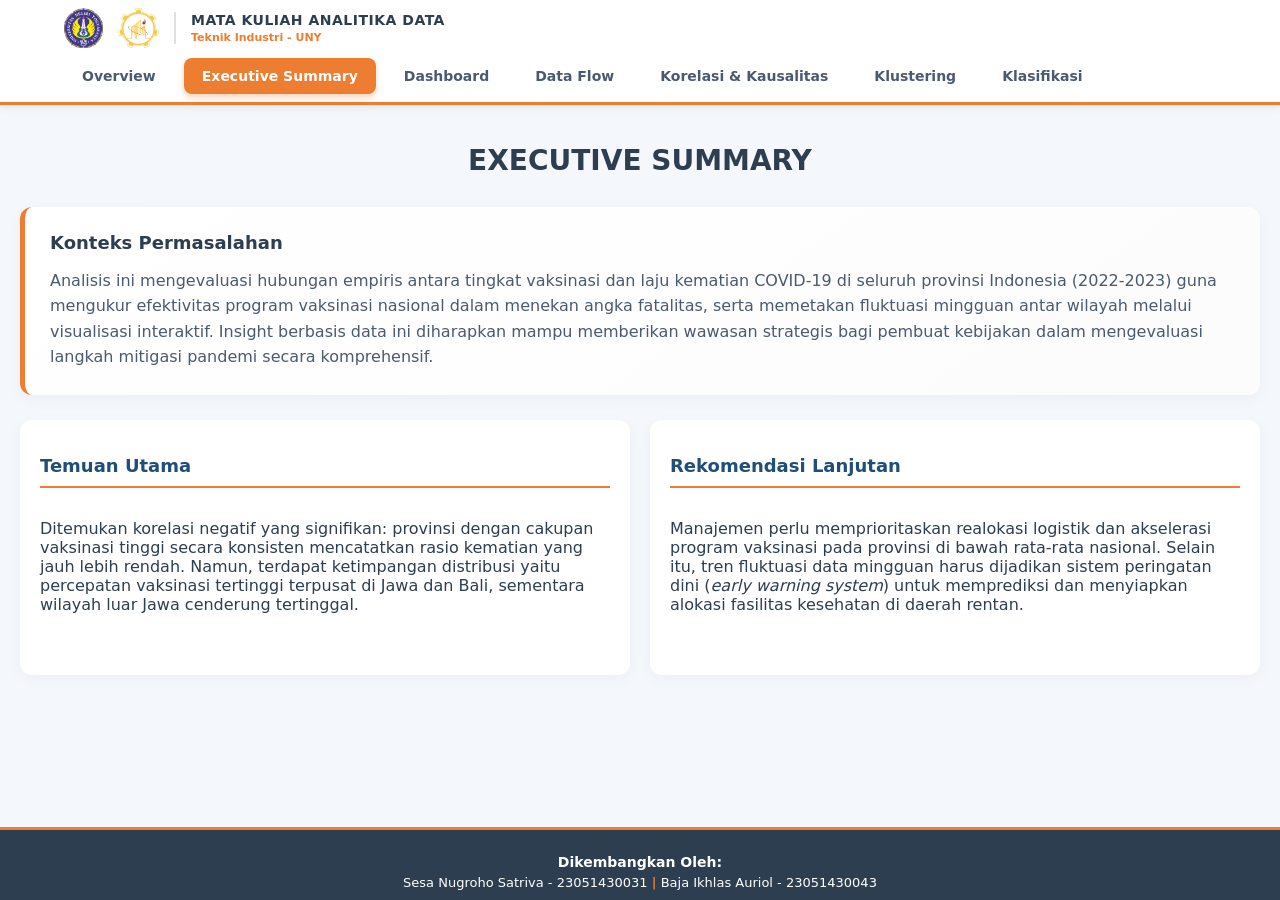
<file: executive-summary.html>
<!DOCTYPE html>
<html lang="id">

<head>
    <meta charset="UTF-8">
    <meta name="viewport" content="width=device-width, initial-scale=1.0">
    <title>Executive Summary - Analitika Data COVID-19</title>
    <link rel="stylesheet" href="css/style.css">
</head>

<body>
    <nav class="top-nav">
        <div class="nav-brand">
            <img src="img/logo_uny.png" alt="Logo UNY" class="nav-logo">
            <img src="img/Logo Teknik Industri UNY.png" alt="Logo TI UNY" class="nav-logo">
            <div class="brand-text">
                <span class="course-title">Mata Kuliah Analitika Data</span>
                <span class="univ-title">Teknik Industri - UNY</span>
            </div>
        </div>
        <div class="menu-toggle" id="mobile-menu">
            <span class="bar"></span>
            <span class="bar"></span>
            <span class="bar"></span>
        </div>
        <div class="nav-links">
            <a href="overview.html" class="nav-link">Overview</a>
            <a href="executive-summary.html" class="nav-link active">Executive Summary</a>
            <a href="index.html" class="nav-link">Dashboard</a>
            <a href="penjelasan.html" class="nav-link">Data Flow</a>
            <a href="korelasi.html" class="nav-link">Korelasi & Kausalitas</a>
            <a href="klustering.html" class="nav-link">Klustering</a>
            <a href="klasifikasi.html" class="nav-link">Klasifikasi</a>
        </div>
    </nav>
    <div class="dashboard-wrapper">

        <h1>Executive Summary</h1>

        <div class="insight-box" style="margin-bottom: 25px;">
            <h2>Konteks Permasalahan</h2>
            <p>Analisis ini mengevaluasi hubungan empiris antara tingkat vaksinasi dan laju kematian COVID-19 di seluruh
                provinsi Indonesia (2022-2023) guna mengukur efektivitas program vaksinasi nasional dalam menekan angka
                fatalitas, serta memetakan fluktuasi mingguan antar wilayah melalui visualisasi interaktif. Insight
                berbasis data ini diharapkan mampu memberikan wawasan strategis bagi pembuat kebijakan dalam
                mengevaluasi langkah mitigasi pandemi secara komprehensif.</p>
        </div>

        <div class="charts-grid" style="grid-template-columns: 1fr 1fr;">
            <div class="chart-wrapper" style="min-height: auto;">
                <h2 style="font-size: 18px; color: #1F4E79; border-bottom: 2px solid #ED7D31; padding-bottom: 10px;">
                    Temuan Utama</h2>
                <div class="content-block">
                    <p>Ditemukan korelasi negatif yang signifikan: provinsi dengan cakupan vaksinasi tinggi secara
                        konsisten mencatatkan rasio kematian yang jauh lebih rendah. Namun, terdapat ketimpangan
                        distribusi yaitu percepatan vaksinasi tertinggi terpusat di Jawa dan Bali, sementara wilayah luar
                        Jawa cenderung tertinggal.</p>
                </div>
            </div>

            <div class="chart-wrapper" style="min-height: auto;">
                <h2 style="font-size: 18px; color: #1F4E79; border-bottom: 2px solid #ED7D31; padding-bottom: 10px;">
                    Rekomendasi Lanjutan</h2>
                <div class="content-block">
                    <p>Manajemen perlu memprioritaskan realokasi logistik dan akselerasi program vaksinasi pada provinsi
                        di bawah rata-rata nasional. Selain itu, tren fluktuasi data mingguan harus dijadikan sistem
                        peringatan dini (<em>early warning system</em>) untuk memprediksi dan menyiapkan alokasi
                        fasilitas kesehatan di daerah rentan.</p>
                </div>
            </div>
        </div>

    </div>
    <footer class="site-footer">
        <h3>Dikembangkan Oleh:</h3>
        <div class="dev-names">
            <span>Sesa Nugroho Satriva - 23051430031</span>
            <span class="divider">|</span>
            <span>Baja Ikhlas Auriol - 23051430043</span>
        </div>
    </footer>
    <script src="js/navigation.js"></script>
</body>

</html>
</file>
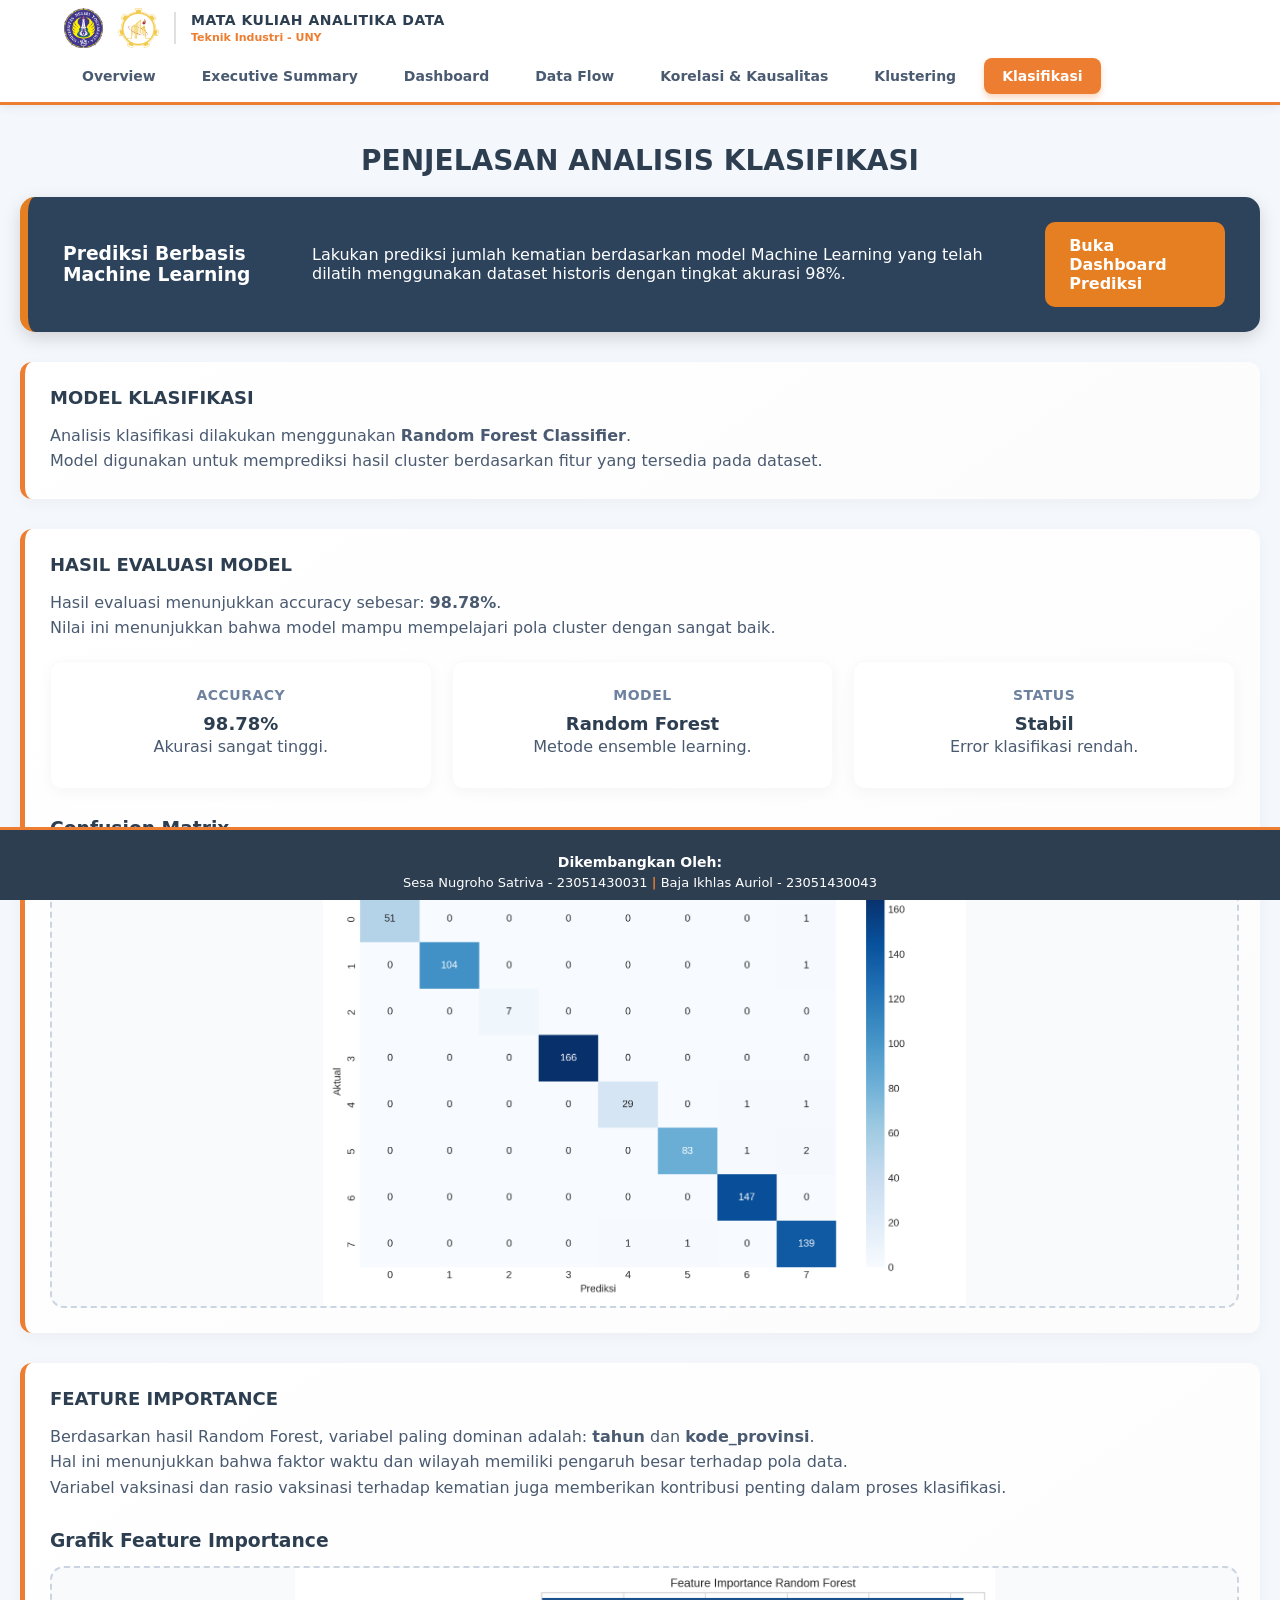
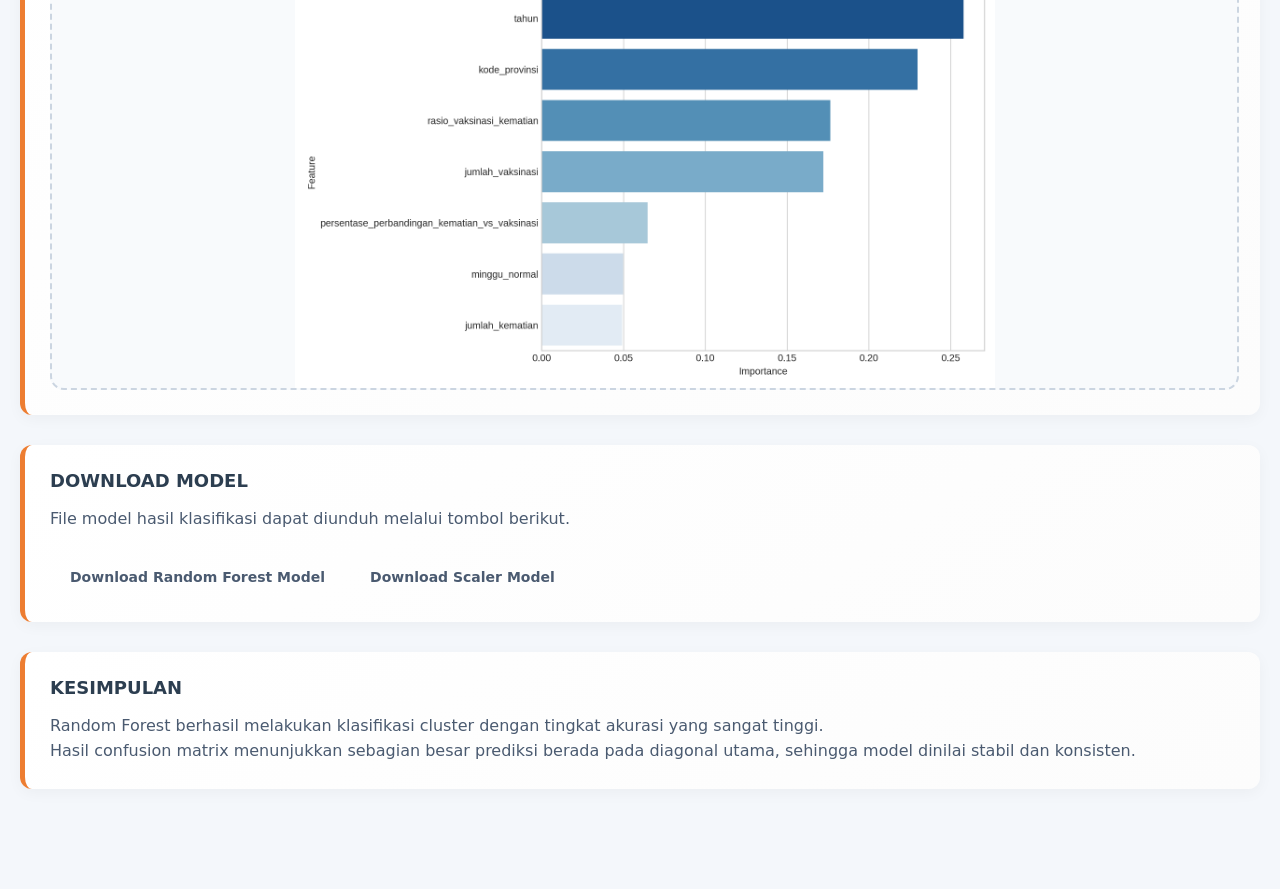
<file: klasifikasi.html>
<!DOCTYPE html>
<html lang="id">

<head>
    <meta charset="UTF-8">
    <meta name="viewport" content="width=device-width, initial-scale=1.0">
    <title>Penjelasan klasifikasi</title>

    <link rel="stylesheet" href="css/style.css">
</head>

<body>

    <nav class="top-nav">

        <div class="nav-brand">

            <img src="img/logo_uny.png" alt="Logo UNY" class="nav-logo">

            <img src="img/Logo Teknik Industri UNY.png" alt="Logo TI UNY" class="nav-logo">

            <div class="brand-text">

                <span class="course-title">
                    Mata Kuliah Analitika Data
                </span>

                <span class="univ-title">
                    Teknik Industri - UNY
                </span>

            </div>

        </div>

        <div class="nav-links">
            <a href="overview.html" class="nav-link">Overview</a>
            <a href="executive-summary.html" class="nav-link">Executive Summary</a>
            <a href="index.html" class="nav-link">Dashboard</a>
            <a href="penjelasan.html" class="nav-link">Data Flow</a>
            <a href="korelasi.html" class="nav-link">Korelasi & Kausalitas</a>
            <a href="klustering.html" class="nav-link">Klustering</a>
            <a href="klasifikasi.html" class="nav-link active">Klasifikasi</a>
        </div>

    </nav>

    <div class="dashboard-wrapper">

        <h1 style="margin-bottom: 10px;">
            Penjelasan Analisis Klasifikasi
        </h1>
        <div class="ml-card">
            <div class="ml-card-content">
                <h3>Prediksi Berbasis Machine Learning</h3>
                <p>
                    Lakukan prediksi jumlah kematian berdasarkan model Machine Learning
                    yang telah dilatih menggunakan dataset historis dengan tingkat akurasi 98%.
                </p>

                <a href="https://machinelearningsesa31-baja43.streamlit.app/" target="_blank" class="ml-btn">
                    Buka Dashboard Prediksi
                </a>
            </div>
        </div>

        <div class="insight-box" style="margin-top: 30px;">

            <h2>MODEL KLASIFIKASI</h2>

            <p>
                Analisis klasifikasi dilakukan menggunakan
                <strong>Random Forest Classifier</strong>.
            </p>

            <p>
                Model digunakan untuk memprediksi hasil cluster
                berdasarkan fitur yang tersedia pada dataset.
            </p>

        </div>

        <div class="insight-box">

            <h2>HASIL EVALUASI MODEL</h2>

            <p>
                Hasil evaluasi menunjukkan accuracy sebesar:
                <strong>98.78%</strong>.
            </p>

            <p>
                Nilai ini menunjukkan bahwa model mampu mempelajari
                pola cluster dengan sangat baik.
            </p>

            <div class="kpi-container" style="margin-top: 20px;">

                <div class="card">
                    <h3>Accuracy</h3>
                    <h2>98.78%</h2>
                    <p>Akurasi sangat tinggi.</p>
                </div>

                <div class="card">
                    <h3>Model</h3>
                    <h2>Random Forest</h2>
                    <p>Metode ensemble learning.</p>
                </div>

                <div class="card">
                    <h3>Status</h3>
                    <h2>Stabil</h2>
                    <p>Error klasifikasi rendah.</p>
                </div>

            </div>

            <div class="chart-box" style="margin-top: 30px;">

                <h3 style="margin-bottom: 15px;">
                    Confusion Matrix
                </h3>

                <div style="
                    width: 100%;
                    height: 450px;
                    border: 2px dashed #cbd5e1;
                    border-radius: 14px;
                    display: flex;
                    align-items: center;
                    justify-content: center;
                    background: #f8fafc;
                ">
                    <img src="img/confusion_matrix.png" alt="Confusion Matrix"
                        style="max-width: 100%; max-height: 100%;">
                </div>

            </div>

        </div>

        <div class="insight-box">

            <h2>FEATURE IMPORTANCE</h2>

            <p>
                Berdasarkan hasil Random Forest,
                variabel paling dominan adalah:
                <strong>tahun</strong>
                dan
                <strong>kode_provinsi</strong>.
            </p>

            <p>
                Hal ini menunjukkan bahwa faktor waktu dan wilayah
                memiliki pengaruh besar terhadap pola data.
            </p>

            <p>
                Variabel vaksinasi dan rasio vaksinasi terhadap kematian
                juga memberikan kontribusi penting
                dalam proses klasifikasi.
            </p>

            <div class="chart-box" style="margin-top: 30px;">

                <h3 style="margin-bottom: 15px;">
                    Grafik Feature Importance
                </h3>

                <div style="
                    width: 100%;
                    height: 420px;
                    border: 2px dashed #cbd5e1;
                    border-radius: 14px;
                    display: flex;
                    align-items: center;
                    justify-content: center;
                    background: #f8fafc;
                ">
                    <img src="img/feature_importance.png" alt="Grafik Feature Importance"
                        style="max-width: 100%; max-height: 100%;">
                </div>

            </div>

        </div>

        <div class="insight-box">

            <h2>DOWNLOAD MODEL</h2>

            <p>
                File model hasil klasifikasi
                dapat diunduh melalui tombol berikut.
            </p>

            <div style="margin-top: 25px;">

                <a href="model/random_forest_model.pkl" download class="nav-link" style="
                        padding: 12px 20px;
                        border-radius: 10px;
                        text-decoration: none;
                        display: inline-block;
                    ">
                    Download Random Forest Model
                </a>
                <a href="model/scaler.pkl" download class="nav-link" style="
                                        padding: 12px 20px;
                                        border-radius: 10px;
                                        text-decoration: none;
                                        display: inline-block;
                                    ">
                    Download Scaler Model
                </a>

            </div>

        </div>

        <div class="insight-box">

            <h2>KESIMPULAN</h2>

            <p>
                Random Forest berhasil melakukan klasifikasi cluster
                dengan tingkat akurasi yang sangat tinggi.
            </p>

            <p>
                Hasil confusion matrix menunjukkan sebagian besar
                prediksi berada pada diagonal utama,
                sehingga model dinilai stabil dan konsisten.
            </p>

        </div>

    </div>

    <footer class="site-footer">

        <h3>Dikembangkan Oleh:</h3>

        <div class="dev-names">

            <span>
                Sesa Nugroho Satriva - 23051430031
            </span>

            <span class="divider">|</span>

            <span>
                Baja Ikhlas Auriol - 23051430043
            </span>

        </div>

    </footer>

</body>

</html>
</file>
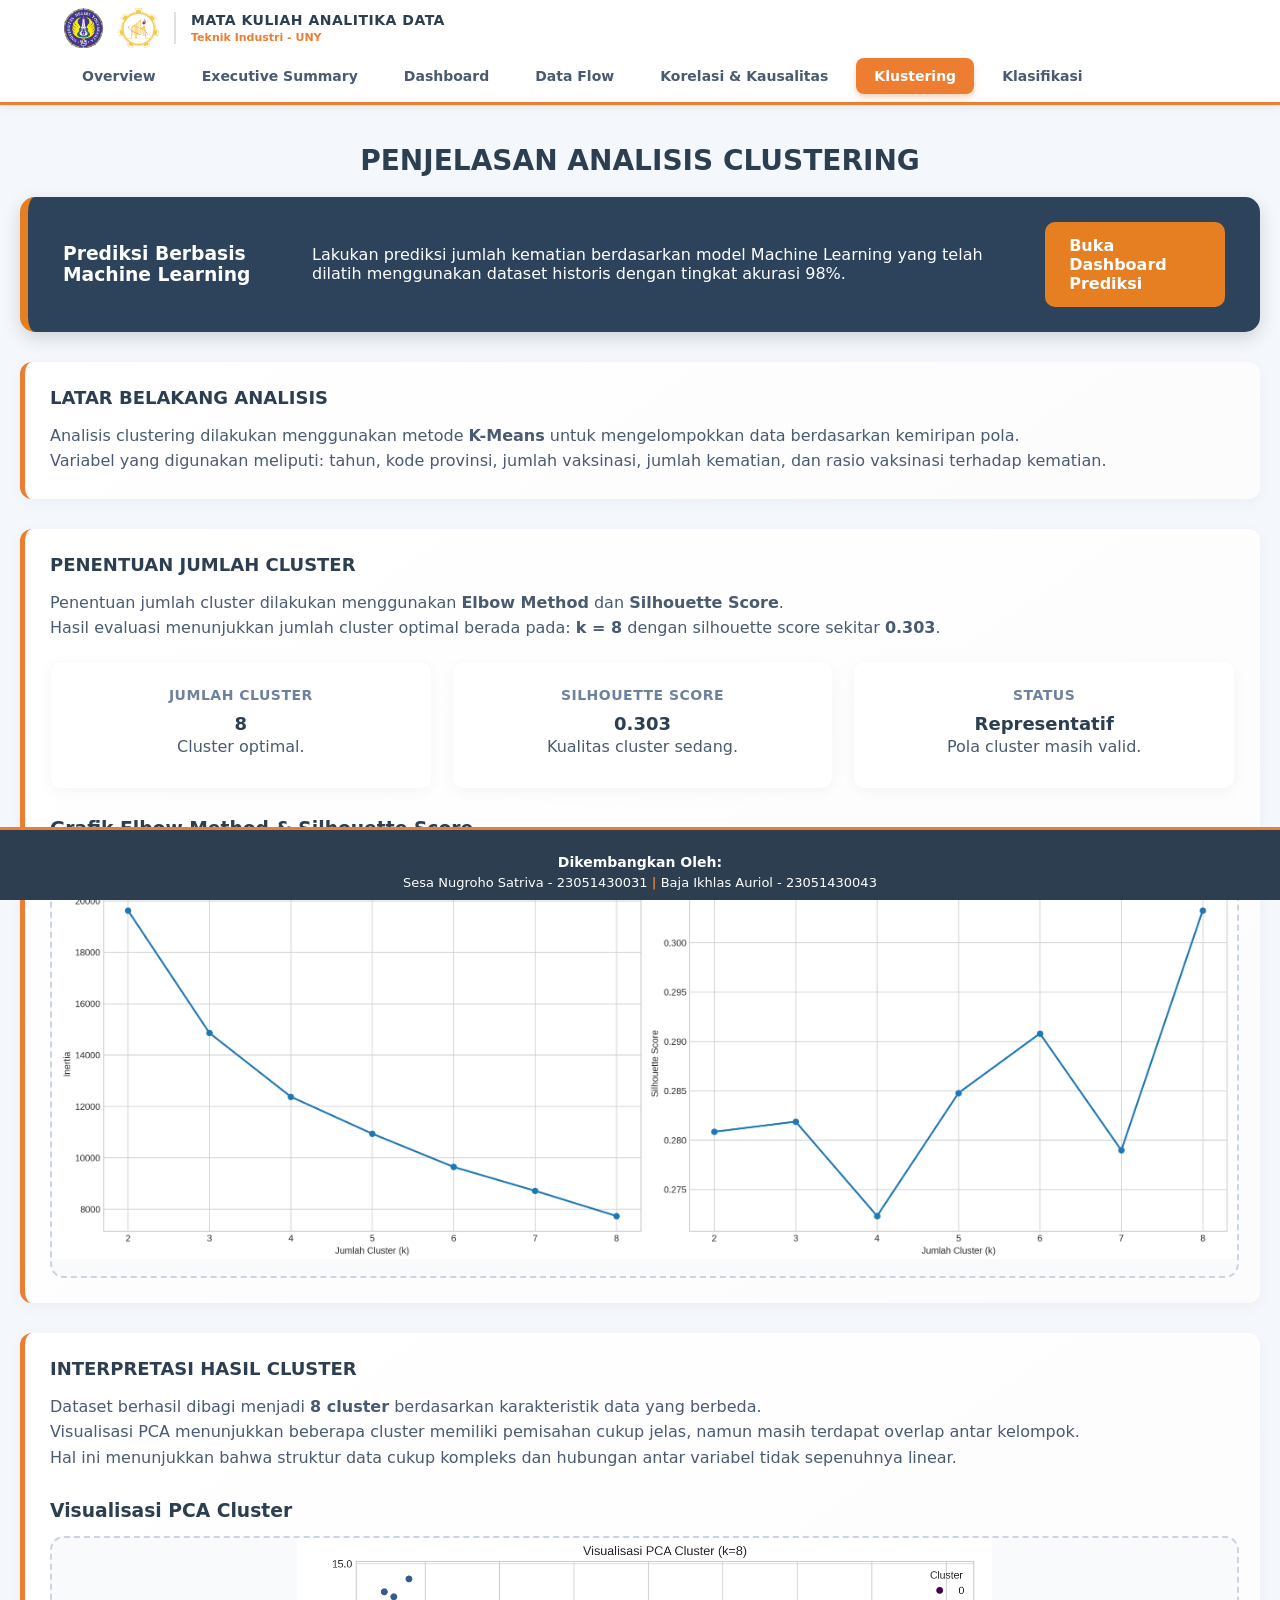
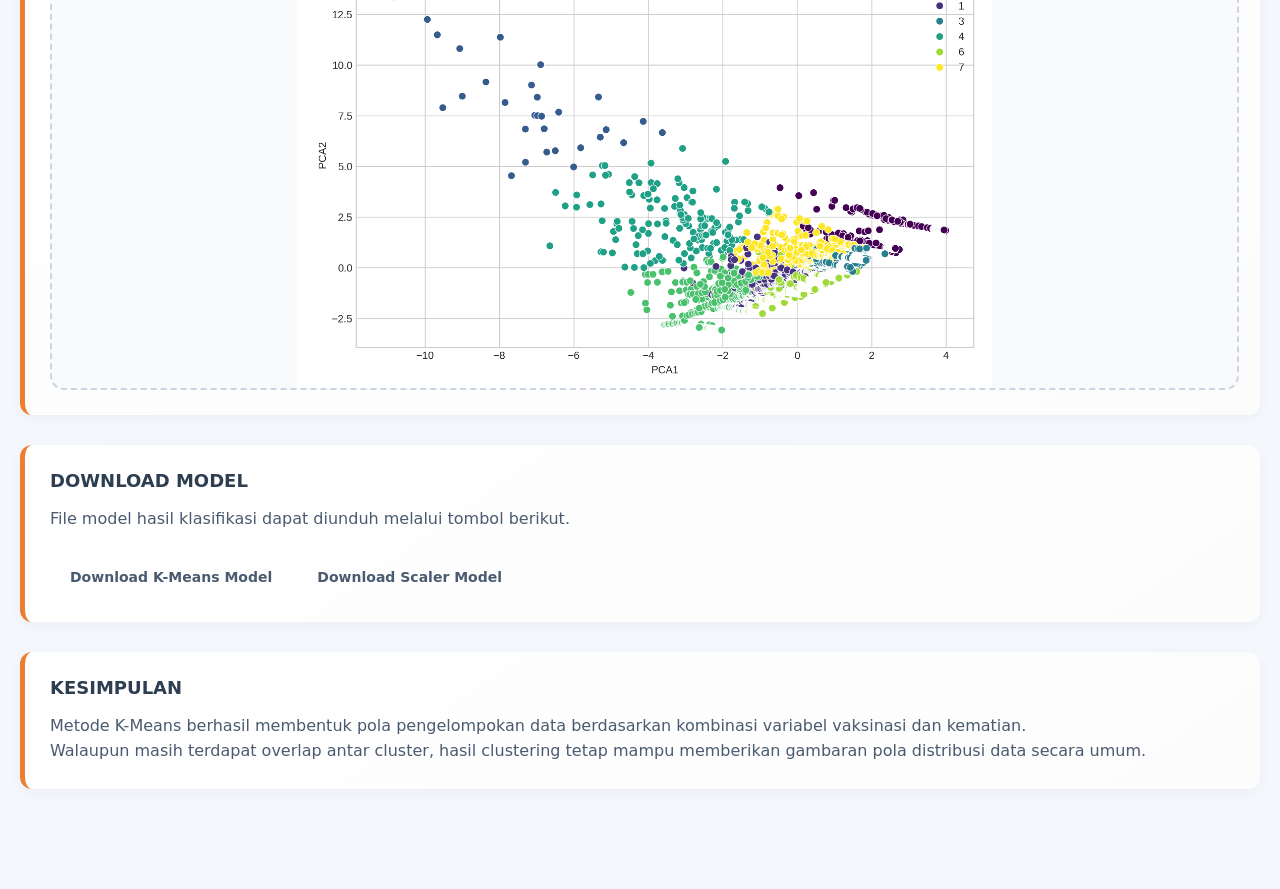
<file: klustering.html>
<!DOCTYPE html>
<html lang="id">

<head>
    <meta charset="UTF-8">
    <meta name="viewport" content="width=device-width, initial-scale=1.0">
    <title>Penjelasan Clustering</title>

    <link rel="stylesheet" href="css/style.css">
</head>

<body>

    <nav class="top-nav">

        <div class="nav-brand">

            <img src="img/logo_uny.png" alt="Logo UNY" class="nav-logo">

            <img src="img/Logo Teknik Industri UNY.png" alt="Logo TI UNY" class="nav-logo">

            <div class="brand-text">
                <span class="course-title">
                    Mata Kuliah Analitika Data
                </span>

                <span class="univ-title">
                    Teknik Industri - UNY
                </span>
            </div>

        </div>

        <div class="nav-links">
            <a href="overview.html" class="nav-link">Overview</a>
            <a href="executive-summary.html" class="nav-link">Executive Summary</a>
            <a href="index.html" class="nav-link">Dashboard</a>
            <a href="penjelasan.html" class="nav-link">Data Flow</a>
            <a href="korelasi.html" class="nav-link">Korelasi & Kausalitas</a>
            <a href="klustering.html" class="nav-link active">Klustering</a>
            <a href="klasifikasi.html" class="nav-link">Klasifikasi</a>
        </div>

    </nav>

    <div class="dashboard-wrapper">

        <h1 style="margin-bottom: 10px;">
            Penjelasan Analisis Clustering
        </h1>
        <div class="ml-card">
            <div class="ml-card-content">
                <h3>Prediksi Berbasis Machine Learning</h3>
                <p>
                    Lakukan prediksi jumlah kematian berdasarkan model Machine Learning
                    yang telah dilatih menggunakan dataset historis dengan tingkat akurasi 98%.
                </p>

                <a href="https://machinelearningsesa31-baja43.streamlit.app/" target="_blank" class="ml-btn">
                    Buka Dashboard Prediksi
                </a>
            </div>
        </div>

        <div class="insight-box" style="margin-top: 30px;">

            <h2>LATAR BELAKANG ANALISIS</h2>

            <p>
                Analisis clustering dilakukan menggunakan metode
                <strong>K-Means</strong>
                untuk mengelompokkan data berdasarkan kemiripan pola.
            </p>

            <p>
                Variabel yang digunakan meliputi:
                tahun,
                kode provinsi,
                jumlah vaksinasi,
                jumlah kematian,
                dan rasio vaksinasi terhadap kematian.
            </p>

        </div>

        <div class="insight-box">

            <h2>PENENTUAN JUMLAH CLUSTER</h2>

            <p>
                Penentuan jumlah cluster dilakukan menggunakan
                <strong>Elbow Method</strong>
                dan
                <strong>Silhouette Score</strong>.
            </p>

            <p>
                Hasil evaluasi menunjukkan jumlah cluster optimal berada pada:
                <strong>k = 8</strong>
                dengan silhouette score sekitar
                <strong>0.303</strong>.
            </p>

            <div class="kpi-container" style="margin-top: 20px;">

                <div class="card">
                    <h3>Jumlah Cluster</h3>
                    <h2>8</h2>
                    <p>Cluster optimal.</p>
                </div>

                <div class="card">
                    <h3>Silhouette Score</h3>
                    <h2>0.303</h2>
                    <p>Kualitas cluster sedang.</p>
                </div>

                <div class="card">
                    <h3>Status</h3>
                    <h2>Representatif</h2>
                    <p>Pola cluster masih valid.</p>
                </div>

            </div>

            <div class="chart-box" style="margin-top: 30px;">

                <h3 style="margin-bottom: 15px;">
                    Grafik Elbow Method & Silhouette Score
                </h3>

                <div style="
                    width: 100%;
                    height: 420px;
                    border: 2px dashed #cbd5e1;
                    border-radius: 14px;
                    display: flex;
                    align-items: center;
                    justify-content: center;
                    background: #f8fafc;
                ">
                    <img src="img/elbow_silhouette.png" alt="Elbow Method & Silhouette Score"
                        style="max-width: 100%; max-height: 100%;">
                </div>

            </div>

        </div>

        <div class="insight-box">

            <h2>INTERPRETASI HASIL CLUSTER</h2>

            <p>
                Dataset berhasil dibagi menjadi
                <strong>8 cluster</strong>
                berdasarkan karakteristik data yang berbeda.
            </p>

            <p>
                Visualisasi PCA menunjukkan beberapa cluster
                memiliki pemisahan cukup jelas,
                namun masih terdapat overlap antar kelompok.
            </p>

            <p>
                Hal ini menunjukkan bahwa struktur data cukup kompleks
                dan hubungan antar variabel tidak sepenuhnya linear.
            </p>

            <div class="chart-box" style="margin-top: 30px;">

                <h3 style="margin-bottom: 15px;">
                    Visualisasi PCA Cluster
                </h3>

                <div style="
                    width: 100%;
                    height: 450px;
                    border: 2px dashed #cbd5e1;
                    border-radius: 14px;
                    display: flex;
                    align-items: center;
                    justify-content: center;
                    background: #f8fafc;
                ">
                    <img src="img/pca_cluster.png" alt="Visualisasi PCA Cluster"
                        style="max-width: 100%; max-height: 100%;">
                </div>

            </div>

        </div>

        <div class="insight-box">

            <h2>DOWNLOAD MODEL</h2>

            <p>
                File model hasil klasifikasi
                dapat diunduh melalui tombol berikut.
            </p>

            <div style="margin-top: 25px;">

                <a href="model/kmeans_model.pkl" download class="nav-link" style="
                                padding: 12px 20px;
                                border-radius: 10px;
                                text-decoration: none;
                                display: inline-block;
                            ">
                    Download K-Means Model
                </a>
                <a href="model/scaler.pkl" download class="nav-link" style="
                                                padding: 12px 20px;
                                                border-radius: 10px;
                                                text-decoration: none;
                                                display: inline-block;
                                            ">
                    Download Scaler Model
                </a>

            </div>

        </div>

        <div class="insight-box">

            <h2>KESIMPULAN</h2>

            <p>
                Metode K-Means berhasil membentuk pola pengelompokan data
                berdasarkan kombinasi variabel vaksinasi dan kematian.
            </p>

            <p>
                Walaupun masih terdapat overlap antar cluster,
                hasil clustering tetap mampu memberikan gambaran
                pola distribusi data secara umum.
            </p>

        </div>

    </div>

    <footer class="site-footer">

        <h3>Dikembangkan Oleh:</h3>

        <div class="dev-names">

            <span>
                Sesa Nugroho Satriva - 23051430031
            </span>

            <span class="divider">|</span>

            <span>
                Baja Ikhlas Auriol - 23051430043
            </span>

        </div>

    </footer>

</body>

</html>
</file>
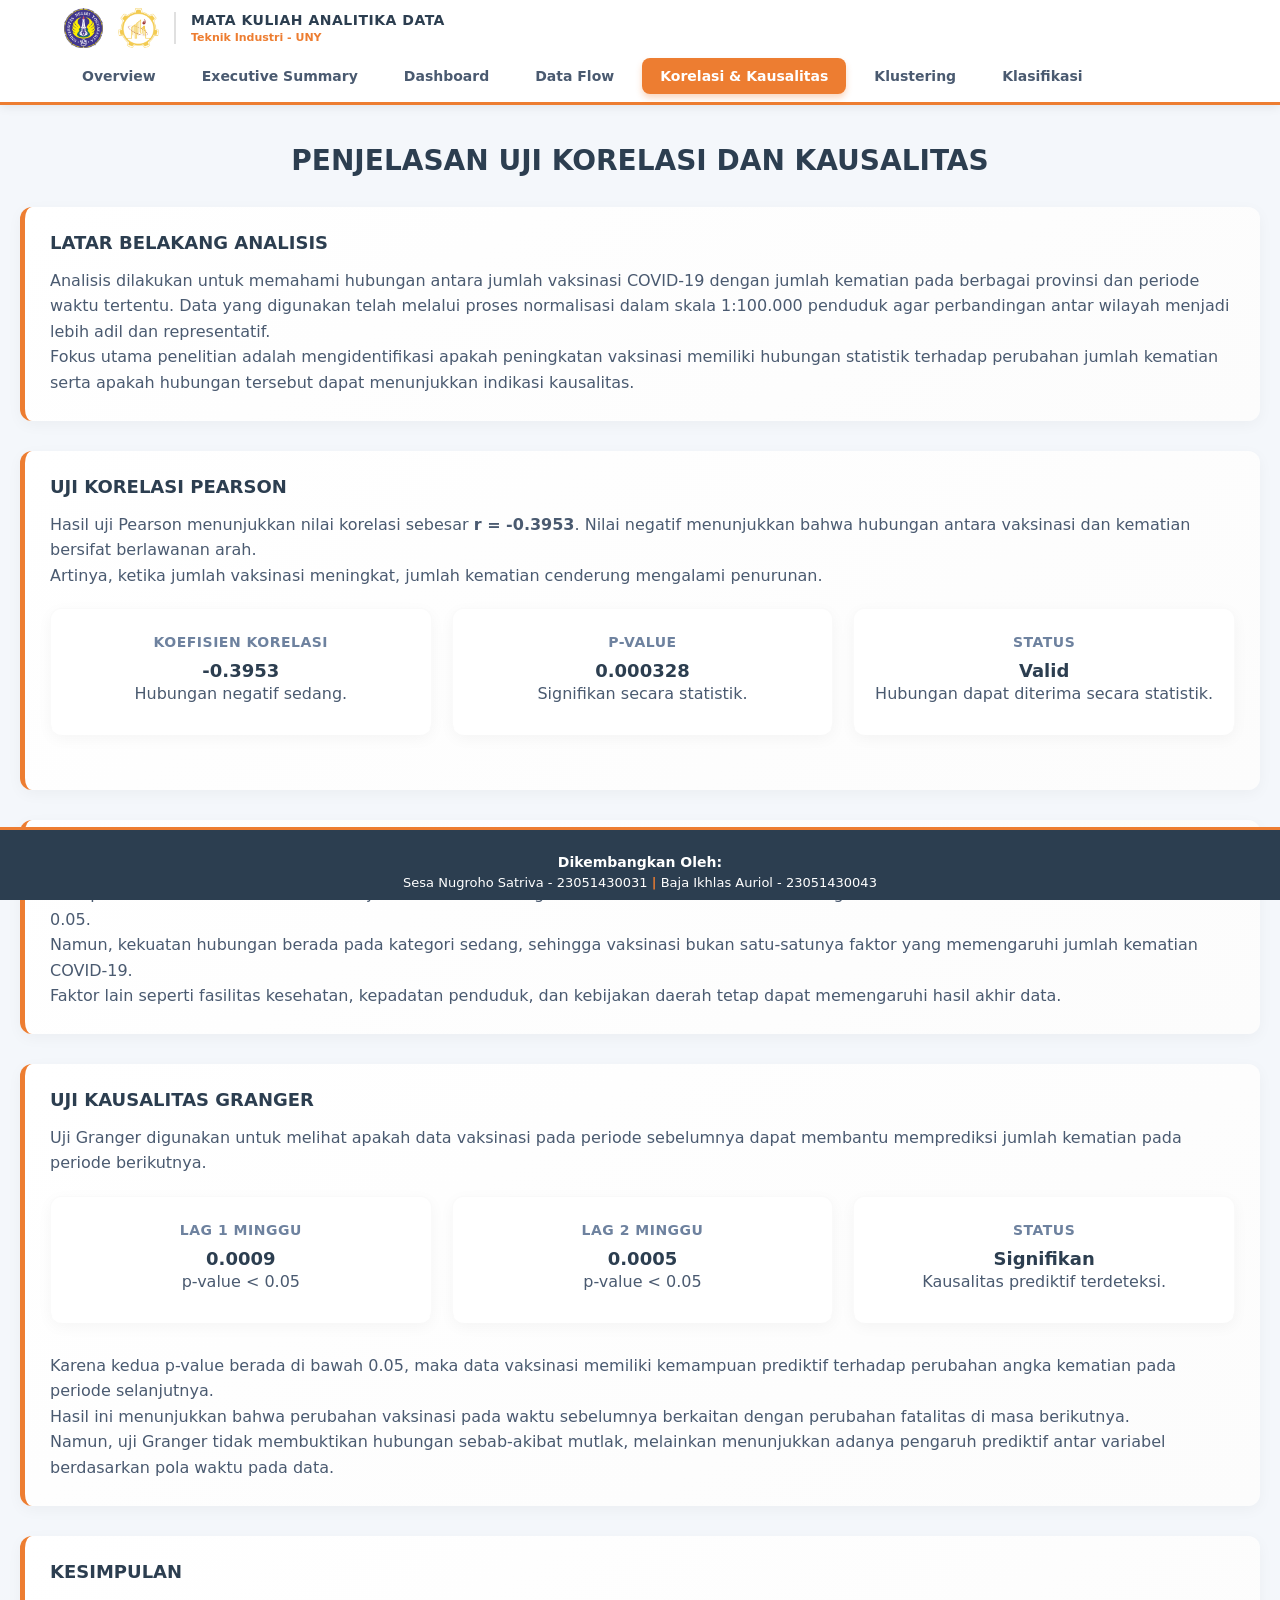
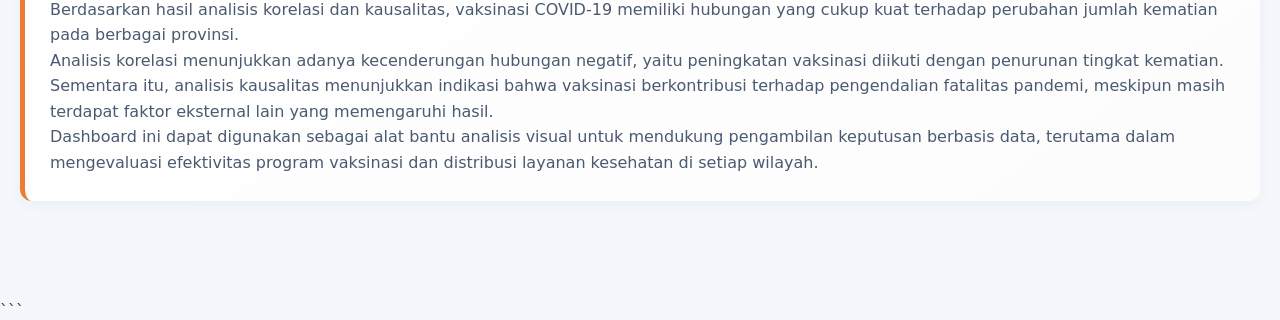
<file: korelasi.html>
<!DOCTYPE html>
<html lang="id">

<head>
    <meta charset="UTF-8">
    <meta name="viewport" content="width=device-width, initial-scale=1.0">
    <title>Penjelasan Korelasi dan Kausalitas</title>

    <link rel="stylesheet" href="css/style.css">
</head>

<body>

    <nav class="top-nav">
        <div class="nav-brand">
            <img src="img/logo_uny.png" alt="Logo UNY" class="nav-logo">
            <img src="img/Logo Teknik Industri UNY.png" alt="Logo TI UNY" class="nav-logo">
            <div class="brand-text">
                <span class="course-title">Mata Kuliah Analitika Data</span>
                <span class="univ-title">Teknik Industri - UNY</span>
            </div>
        </div>

        <div class="nav-links">
            <a href="overview.html" class="nav-link">Overview</a>
            <a href="executive-summary.html" class="nav-link">Executive Summary</a>
            <a href="index.html" class="nav-link">Dashboard</a>
            <a href="penjelasan.html" class="nav-link">Data Flow</a>
            <a href="korelasi.html" class="nav-link active">Korelasi & Kausalitas</a>
            <a href="klustering.html" class="nav-link">Klustering</a>
            <a href="klasifikasi.html" class="nav-link">Klasifikasi</a>
        </div>
    </nav>

    <div class="dashboard-wrapper">

        <h1 style="margin-bottom: 10px;">
            Penjelasan Uji Korelasi dan Kausalitas
        </h1>

        <div class="insight-box" style="margin-top: 30px;">
            <h2>LATAR BELAKANG ANALISIS</h2>

            <p>
                Analisis dilakukan untuk memahami hubungan antara jumlah vaksinasi COVID-19
                dengan jumlah kematian pada berbagai provinsi dan periode waktu tertentu.
                Data yang digunakan telah melalui proses normalisasi dalam skala 1:100.000
                penduduk agar perbandingan antar wilayah menjadi lebih adil dan representatif.
            </p>

            <p>
                Fokus utama penelitian adalah mengidentifikasi apakah peningkatan vaksinasi
                memiliki hubungan statistik terhadap perubahan jumlah kematian serta apakah
                hubungan tersebut dapat menunjukkan indikasi kausalitas.
            </p>
        </div>

        <div class="insight-box">

            <h2>UJI KORELASI PEARSON</h2>

            <p>
                Hasil uji Pearson menunjukkan nilai korelasi sebesar
                <strong>r = -0.3953</strong>.
                Nilai negatif menunjukkan bahwa hubungan antara vaksinasi
                dan kematian bersifat berlawanan arah.
            </p>

            <p>
                Artinya, ketika jumlah vaksinasi meningkat,
                jumlah kematian cenderung mengalami penurunan.
            </p>

            <div class="kpi-container" style="margin-top: 20px;">

                <div class="card">
                    <h3>Koefisien Korelasi</h3>
                    <h2>-0.3953</h2>
                    <p>Hubungan negatif sedang.</p>
                </div>

                <div class="card">
                    <h3>p-value</h3>
                    <h2>0.000328</h2>
                    <p>Signifikan secara statistik.</p>
                </div>

                <div class="card">
                    <h3>Status</h3>
                    <h2>Valid</h2>
                    <p>Hubungan dapat diterima secara statistik.</p>
                </div>

            </div>

        </div>

        <div class="insight-box">

            <h2>INTERPRETASI HASIL</h2>

            <p>
                Nilai p-value sebesar <strong>0.000328</strong>
                menunjukkan bahwa hubungan antara vaksinasi dan kematian
                signifikan secara statistik karena berada di bawah 0.05.
            </p>

            <p>
                Namun, kekuatan hubungan berada pada kategori sedang,
                sehingga vaksinasi bukan satu-satunya faktor yang
                memengaruhi jumlah kematian COVID-19.
            </p>

            <p>
                Faktor lain seperti fasilitas kesehatan,
                kepadatan penduduk, dan kebijakan daerah
                tetap dapat memengaruhi hasil akhir data.
            </p>

        </div>

        <div class="insight-box">

            <h2>UJI KAUSALITAS GRANGER</h2>

            <p>
                Uji Granger digunakan untuk melihat apakah data vaksinasi
                pada periode sebelumnya dapat membantu memprediksi
                jumlah kematian pada periode berikutnya.
            </p>

            <div class="kpi-container" style="margin-top: 20px;">

                <div class="card">
                    <h3>Lag 1 Minggu</h3>
                    <h2>0.0009</h2>
                    <p>p-value &lt; 0.05</p>
                </div>

                <div class="card">
                    <h3>Lag 2 Minggu</h3>
                    <h2>0.0005</h2>
                    <p>p-value &lt; 0.05</p>
                </div>

                <div class="card">
                    <h3>Status</h3>
                    <h2>Signifikan</h2>
                    <p>Kausalitas prediktif terdeteksi.</p>
                </div>

            </div>

            <p style="margin-top: 20px;">
                Karena kedua p-value berada di bawah 0.05,
                maka data vaksinasi memiliki kemampuan prediktif
                terhadap perubahan angka kematian pada periode selanjutnya.
            </p>

            <p>
                Hasil ini menunjukkan bahwa perubahan vaksinasi
                pada waktu sebelumnya berkaitan dengan perubahan
                fatalitas di masa berikutnya.
            </p>

            <p>
                Namun, uji Granger tidak membuktikan hubungan sebab-akibat mutlak,
                melainkan menunjukkan adanya pengaruh prediktif antar variabel
                berdasarkan pola waktu pada data.
            </p>

        </div>

        <div class="insight-box">
            <h2>KESIMPULAN</h2>

            <p>
                Berdasarkan hasil analisis korelasi dan kausalitas,
                vaksinasi COVID-19 memiliki hubungan yang cukup kuat
                terhadap perubahan jumlah kematian pada berbagai provinsi.
            </p>

            <p>
                Analisis korelasi menunjukkan adanya kecenderungan hubungan negatif,
                yaitu peningkatan vaksinasi diikuti dengan penurunan tingkat kematian.
                Sementara itu, analisis kausalitas menunjukkan indikasi bahwa vaksinasi
                berkontribusi terhadap pengendalian fatalitas pandemi,
                meskipun masih terdapat faktor eksternal lain yang memengaruhi hasil.
            </p>

            <p>
                Dashboard ini dapat digunakan sebagai alat bantu analisis visual
                untuk mendukung pengambilan keputusan berbasis data,
                terutama dalam mengevaluasi efektivitas program vaksinasi
                dan distribusi layanan kesehatan di setiap wilayah.
            </p>
        </div>

    </div>

    <footer class="site-footer">
        <h3>Dikembangkan Oleh:</h3>
        <div class="dev-names">
            <span>Sesa Nugroho Satriva - 23051430031</span>
            <span class="divider">|</span>
            <span>Baja Ikhlas Auriol - 23051430043</span>
        </div>
    </footer>

</body>

</html>
```
</file>
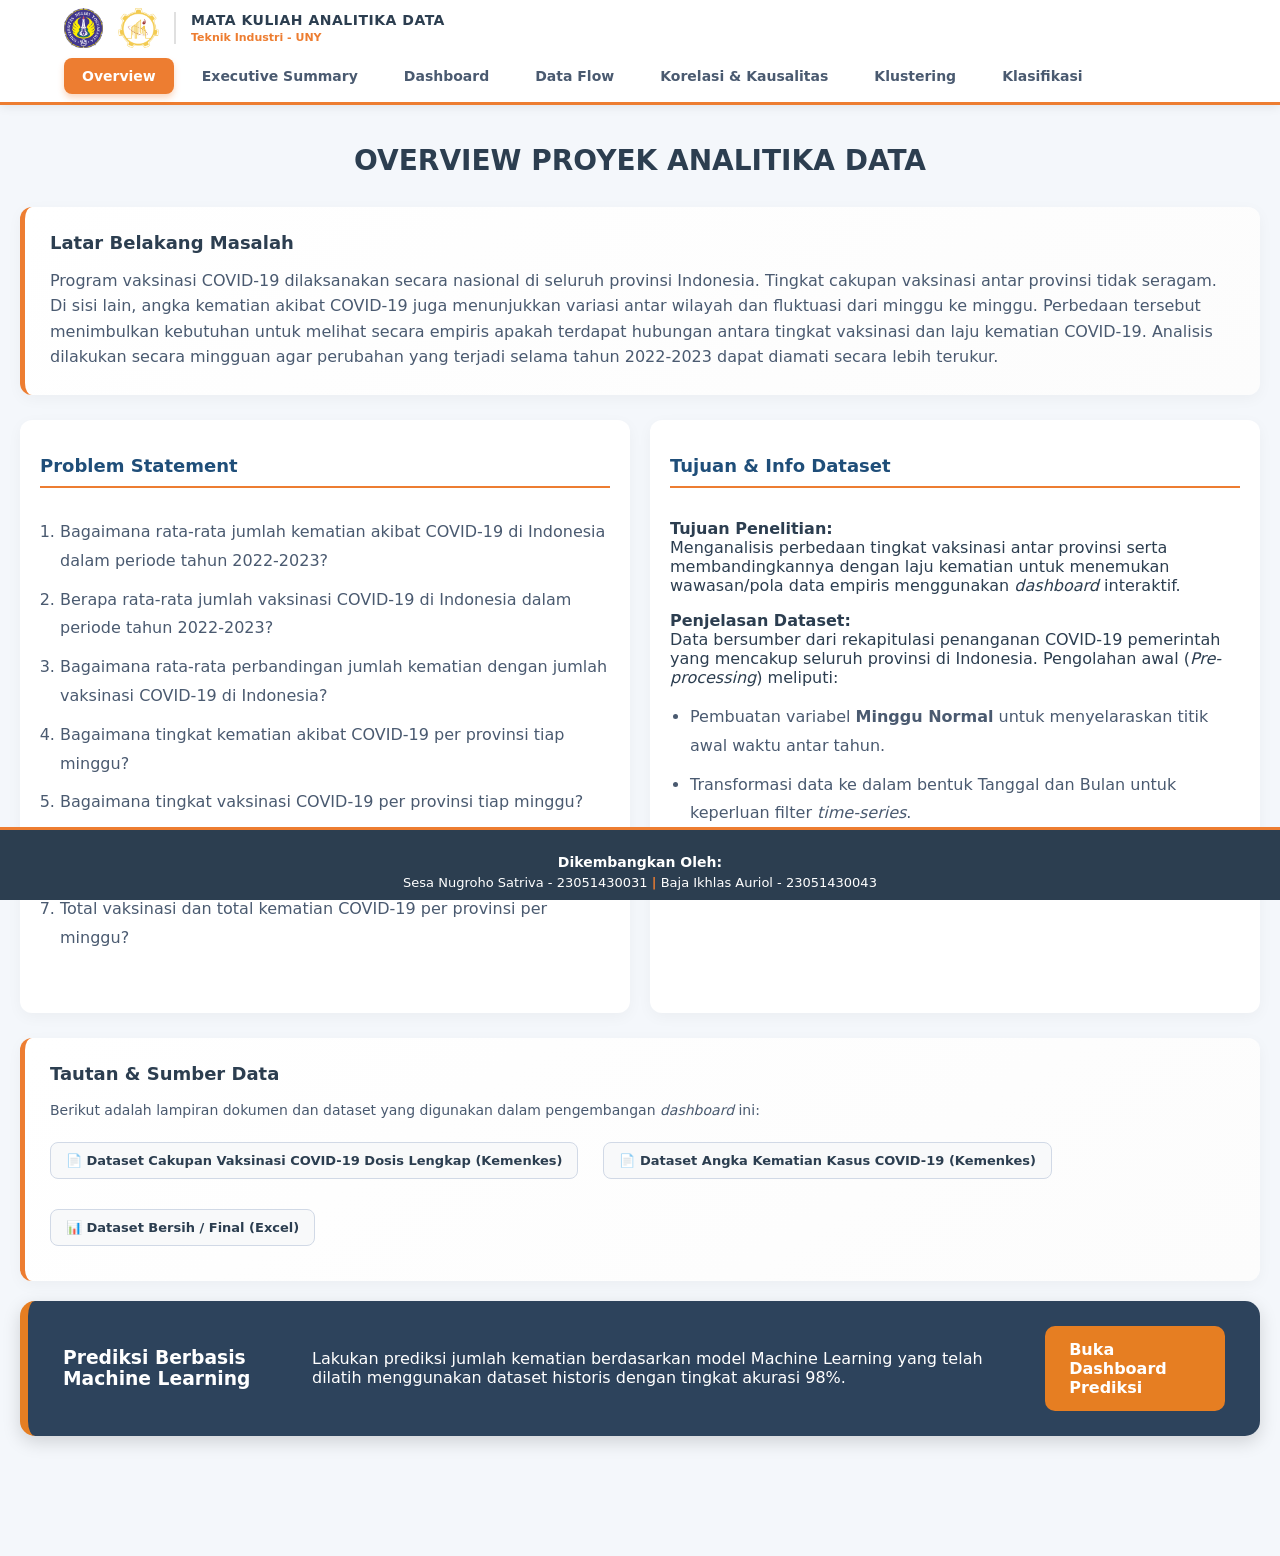
<file: overview.html>
<!DOCTYPE html>
<html lang="id">

<head>
    <meta charset="UTF-8">
    <meta name="viewport" content="width=device-width, initial-scale=1.0">
    <title>Overview - Analitika Data COVID-19</title>
    <link rel="stylesheet" href="css/style.css">
</head>

<body>
    <nav class="top-nav">
        <div class="nav-brand">
            <img src="img/logo_uny.png" alt="Logo UNY" class="nav-logo">
            <img src="img/Logo Teknik Industri UNY.png" alt="Logo TI UNY" class="nav-logo">
            <div class="brand-text">
                <span class="course-title">Mata Kuliah Analitika Data</span>
                <span class="univ-title">Teknik Industri - UNY</span>
            </div>
        </div>
        <div class="menu-toggle" id="mobile-menu">
            <span class="bar"></span>
            <span class="bar"></span>
            <span class="bar"></span>
        </div>
        <div class="nav-links">
            <a href="overview.html" class="nav-link active">Overview</a>
            <a href="executive-summary.html" class="nav-link">Executive Summary</a>
            <a href="index.html" class="nav-link">Dashboard</a>
            <a href="penjelasan.html" class="nav-link">Data Flow</a>
            <a href="korelasi.html" class="nav-link">Korelasi & Kausalitas</a>
            <a href="klustering.html" class="nav-link">Klustering</a>
            <a href="klasifikasi.html" class="nav-link">Klasifikasi</a>
        </div>
    </nav>
    <div class="dashboard-wrapper">

        <h1>Overview Proyek Analitika Data</h1>

        <div class="insight-box" style="margin-bottom: 25px;">
            <h2>Latar Belakang Masalah</h2>
            <p>Program vaksinasi COVID-19 dilaksanakan secara nasional di seluruh provinsi Indonesia. Tingkat cakupan
                vaksinasi antar provinsi tidak seragam. Di sisi lain, angka kematian akibat COVID-19 juga menunjukkan
                variasi antar wilayah dan fluktuasi dari minggu ke minggu. Perbedaan tersebut menimbulkan kebutuhan
                untuk melihat secara empiris apakah terdapat hubungan antara tingkat vaksinasi dan laju kematian
                COVID-19. Analisis dilakukan secara mingguan agar perubahan yang terjadi selama tahun 2022-2023 dapat
                diamati secara lebih terukur.</p>
        </div>

        <div class="charts-grid" style="grid-template-columns: 1fr 1fr;">
            <div class="chart-wrapper" style="min-height: auto;">
                <h2 style="font-size: 18px; color: #1F4E79; border-bottom: 2px solid #ED7D31; padding-bottom: 10px;">
                    Problem Statement</h2>
                <div class="content-block">
                    <ol>
                        <li>Bagaimana rata-rata jumlah kematian akibat COVID-19 di Indonesia dalam periode tahun
                            2022-2023?</li>
                        <li>Berapa rata-rata jumlah vaksinasi COVID-19 di Indonesia dalam periode tahun 2022-2023?</li>
                        <li>Bagaimana rata-rata perbandingan jumlah kematian dengan jumlah vaksinasi COVID-19 di
                            Indonesia?</li>
                        <li>Bagaimana tingkat kematian akibat COVID-19 per provinsi tiap minggu?</li>
                        <li>Bagaimana tingkat vaksinasi COVID-19 per provinsi tiap minggu?</li>
                        <li>Bagaimana perbandingan tingkat kematian VS Vaksinasi COVID-19 per provinsi per minggu?</li>
                        <li>Total vaksinasi dan total kematian COVID-19 per provinsi per minggu?</li>
                    </ol>
                </div>
            </div>

            <div class="chart-wrapper" style="min-height: auto;">
                <h2 style="font-size: 18px; color: #1F4E79; border-bottom: 2px solid #ED7D31; padding-bottom: 10px;">
                    Tujuan & Info Dataset</h2>
                <div class="content-block">
                    <p><strong>Tujuan Penelitian:</strong><br>Menganalisis perbedaan tingkat vaksinasi antar provinsi
                        serta membandingkannya dengan laju kematian untuk menemukan wawasan/pola data empiris
                        menggunakan <em>dashboard</em> interaktif.</p>
                    <p style="margin-top: 15px;"><strong>Penjelasan Dataset:</strong><br>Data bersumber dari
                        rekapitulasi penanganan COVID-19 pemerintah yang mencakup seluruh provinsi di Indonesia.
                        Pengolahan awal (<em>Pre-processing</em>) meliputi:</p>
                    <ul>
                        <li>Pembuatan variabel <strong>Minggu Normal</strong> untuk menyelaraskan titik awal waktu antar
                            tahun.</li>
                        <li>Transformasi data ke dalam bentuk Tanggal dan Bulan untuk keperluan filter
                            <em>time-series</em>.
                        </li>
                        <li>Pembersihan data dengan menghapus data tahun 2021 karena inkonsistensi jumlah *record*.</li>
                    </ul>
                </div>
            </div>
        </div>

        <div class="insight-box" style="margin-top: 25px; border-left: 5px solid #ED7D31;">
            <h2>Tautan & Sumber Data</h2>
            <p style="margin-bottom: 15px; font-size: 14px;">Berikut adalah lampiran dokumen dan dataset yang digunakan
                dalam pengembangan <em>dashboard</em> ini:</p>

            <div style="display: flex; gap: 15px; flex-wrap: wrap;">
                <a href="https://satusehat.kemkes.go.id/data/dataset/0e7d142a-1b66-43e0-b120-c7c918320f1b"
                    target="_blank" class="link-btn">
                    📄 Dataset Cakupan Vaksinasi COVID-19 Dosis Lengkap (Kemenkes)
                </a>
                <a href="https://satusehat.kemkes.go.id/data/dataset/d31243fc-23fa-44b7-b304-dd262164d4e6"
                    target="_blank" class="link-btn">
                    📄 Dataset Angka Kematian Kasus COVID-19 (Kemenkes)
                </a>
                <a href="data/dataset.xlsx" target="_blank" class="link-btn">
                    📊 Dataset Bersih / Final (Excel)
                </a>
            </div>
        </div>
        <div class="ml-card">
            <div class="ml-card-content">
                <h3>Prediksi Berbasis Machine Learning</h3>
                <p>
                    Lakukan prediksi jumlah kematian berdasarkan model Machine Learning
                    yang telah dilatih menggunakan dataset historis dengan tingkat akurasi 98%.
                </p>

                <a href="https://machinelearningsesa31-baja43.streamlit.app/" target="_blank" class="ml-btn">
                    Buka Dashboard Prediksi
                </a>
            </div>
        </div>
    </div>
    <footer class="site-footer">
        <h3>Dikembangkan Oleh:</h3>
        <div class="dev-names">
            <span>Sesa Nugroho Satriva - 23051430031</span>
            <span class="divider">|</span>
            <span>Baja Ikhlas Auriol - 23051430043</span>
        </div>
    </footer>
    <script src="js/navigation.js"></script>
</body>

</html>
</file>
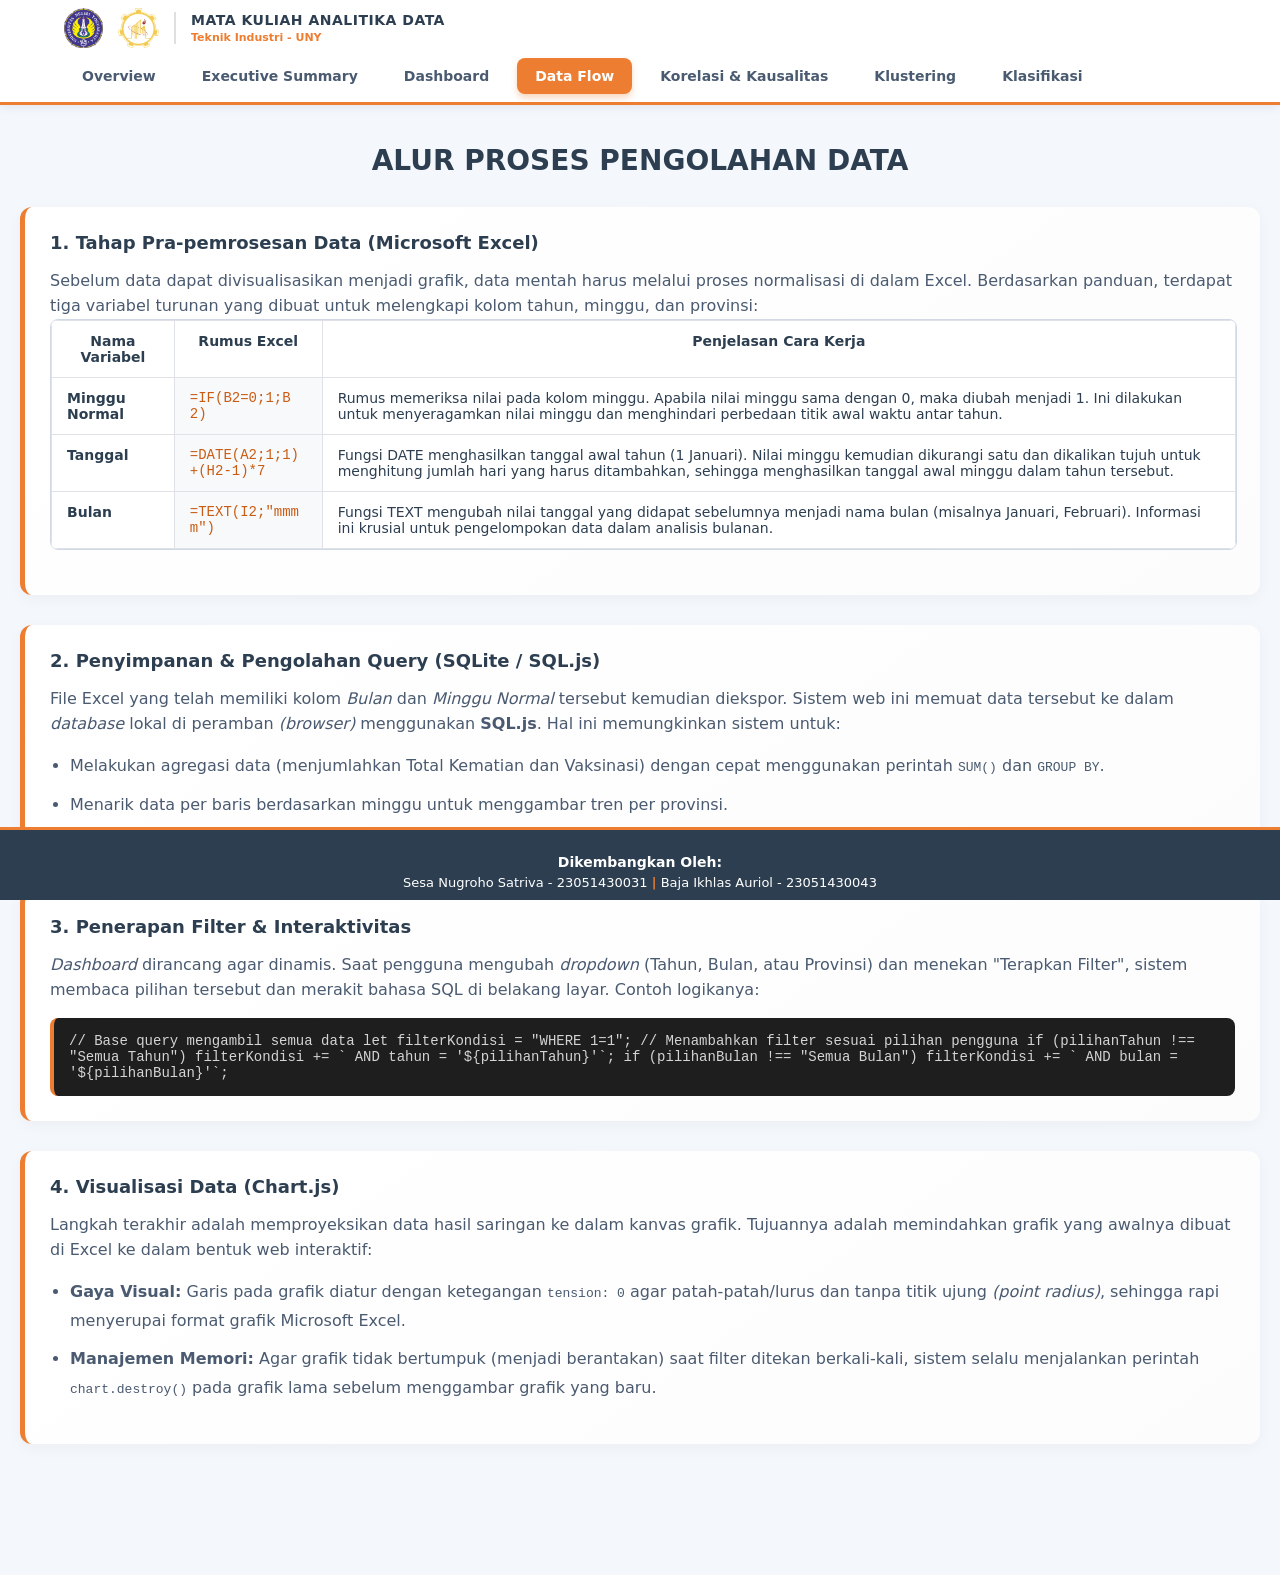
<file: penjelasan.html>
<!DOCTYPE html>
<html lang="id">

<head>
    <meta charset="UTF-8">
    <meta name="viewport" content="width=device-width, initial-scale=1.0">
    <title>Penjelasan Pengolahan Data - Dashboard Vaksinasi</title>
    <link rel="stylesheet" href="css/style.css">
</head>

<body>
    <nav class="top-nav">
        <div class="nav-brand">
            <img src="img/logo_uny.png" alt="Logo UNY" class="nav-logo">
            <img src="img/Logo Teknik Industri UNY.png" alt="Logo TI UNY" class="nav-logo">
            <div class="brand-text">
                <span class="course-title">Mata Kuliah Analitika Data</span>
                <span class="univ-title">Teknik Industri - UNY</span>
            </div>
        </div>
        <div class="menu-toggle" id="mobile-menu">
            <span class="bar"></span>
            <span class="bar"></span>
            <span class="bar"></span>
        </div>
        <div class="nav-links">
            <a href="overview.html" class="nav-link">Overview</a>
            <a href="executive-summary.html" class="nav-link">Executive Summary</a>
            <a href="index.html" class="nav-link">Dashboard</a>
            <a href="penjelasan.html" class="nav-link active">Data Flow</a>
            <a href="korelasi.html" class="nav-link">Korelasi & Kausalitas</a>
            <a href="klustering.html" class="nav-link">Klustering</a>
            <a href="klasifikasi.html" class="nav-link">Klasifikasi</a>
        </div>
    </nav>
    <div class="dashboard-wrapper">



        <h1>Alur Proses Pengolahan Data</h1>

        <div class="insight-box content-block">
            <h2>1. Tahap Pra-pemrosesan Data (Microsoft Excel)</h2>
            <p>Sebelum data dapat divisualisasikan menjadi grafik, data mentah harus melalui proses normalisasi di dalam
                Excel. Berdasarkan panduan, terdapat tiga variabel turunan yang dibuat untuk melengkapi kolom tahun,
                minggu, dan provinsi:</p>
            <div class="table-responsive">
                <table class="data-table">
                    <thead>
                        <tr>
                            <th>Nama Variabel</th>
                            <th>Rumus Excel</th>
                            <th>Penjelasan Cara Kerja</th>
                        </tr>
                    </thead>
                    <tbody>
                        <tr>
                            <td><strong>Minggu Normal</strong></td>
                            <td><code>=IF(B2=0;1;B2)</code></td>
                            <td>Rumus memeriksa nilai pada kolom minggu. Apabila nilai minggu sama dengan 0, maka diubah
                                menjadi 1. Ini dilakukan untuk menyeragamkan nilai minggu dan menghindari perbedaan
                                titik
                                awal waktu antar tahun.</td>
                        </tr>
                        <tr>
                            <td><strong>Tanggal</strong></td>
                            <td><code>=DATE(A2;1;1)+(H2-1)*7</code></td>
                            <td>Fungsi DATE menghasilkan tanggal awal tahun (1 Januari). Nilai minggu kemudian dikurangi
                                satu dan dikalikan tujuh untuk menghitung jumlah hari yang harus ditambahkan, sehingga
                                menghasilkan tanggal awal minggu dalam tahun tersebut.</td>
                        </tr>
                        <tr>
                            <td><strong>Bulan</strong></td>
                            <td><code>=TEXT(I2;"mmmm")</code></td>
                            <td>Fungsi TEXT mengubah nilai tanggal yang didapat sebelumnya menjadi nama bulan (misalnya
                                Januari, Februari). Informasi ini krusial untuk pengelompokan data dalam analisis
                                bulanan.
                            </td>
                        </tr>
                    </tbody>
                </table>
            </div>
        </div>

        <div class="insight-box content-block">
            <h2>2. Penyimpanan & Pengolahan Query (SQLite / SQL.js)</h2>
            <p>File Excel yang telah memiliki kolom <i>Bulan</i> dan <i>Minggu Normal</i> tersebut kemudian diekspor.
                Sistem web ini memuat data tersebut ke dalam <i>database</i> lokal di peramban <i>(browser)</i>
                menggunakan <strong>SQL.js</strong>. Hal ini memungkinkan sistem untuk:</p>
            <ul>
                <li>Melakukan agregasi data (menjumlahkan Total Kematian dan Vaksinasi) dengan cepat menggunakan
                    perintah <code>SUM()</code> dan <code>GROUP BY</code>.</li>
                <li>Menarik data per baris berdasarkan minggu untuk menggambar tren per provinsi.</li>
            </ul>
        </div>

        <div class="insight-box content-block">
            <h2>3. Penerapan Filter & Interaktivitas</h2>
            <p><i>Dashboard</i> dirancang agar dinamis. Saat pengguna mengubah <i>dropdown</i> (Tahun, Bulan, atau
                Provinsi) dan menekan "Terapkan Filter", sistem membaca pilihan tersebut dan merakit bahasa SQL di
                belakang layar. Contoh logikanya:</p>
            <div class="code-snippet">
                // Base query mengambil semua data
                let filterKondisi = "WHERE 1=1";

                // Menambahkan filter sesuai pilihan pengguna
                if (pilihanTahun !== "Semua Tahun") filterKondisi += ` AND tahun = '${pilihanTahun}'`;
                if (pilihanBulan !== "Semua Bulan") filterKondisi += ` AND bulan = '${pilihanBulan}'`;
            </div>
        </div>

        <div class="insight-box content-block">
            <h2>4. Visualisasi Data (Chart.js)</h2>
            <p>Langkah terakhir adalah memproyeksikan data hasil saringan ke dalam kanvas grafik. Tujuannya adalah
                memindahkan grafik yang awalnya dibuat di Excel ke dalam bentuk web interaktif:</p>
            <ul>
                <li><strong>Gaya Visual:</strong> Garis pada grafik diatur dengan ketegangan <code>tension: 0</code>
                    agar patah-patah/lurus dan tanpa titik ujung <i>(point radius)</i>, sehingga rapi menyerupai format
                    grafik Microsoft Excel.</li>
                <li><strong>Manajemen Memori:</strong> Agar grafik tidak bertumpuk (menjadi berantakan) saat filter
                    ditekan berkali-kali, sistem selalu menjalankan perintah <code>chart.destroy()</code> pada grafik
                    lama sebelum menggambar grafik yang baru.</li>
            </ul>
        </div>

    </div>
    <footer class="site-footer">
        <h3>Dikembangkan Oleh:</h3>
        <div class="dev-names">
            <span>Sesa Nugroho Satriva - 23051430031</span>
            <span class="divider">|</span>
            <span>Baja Ikhlas Auriol - 23051430043</span>
        </div>
    </footer>
    <script src="js/navigation.js"></script>
</body>

</html>
</file>
<file: css/style.css>
/* =========================================
   1. Pengaturan Dasar & Tipografi
========================================= */
body {
    font-family: 'Segoe UI', system-ui, -apple-system, sans-serif;
    margin: 0;
    padding: 0;
    /* Dihapus agar navbar bisa menempel rata di atas layar */
    background-color: #f4f7fb;
    color: #2c3e50;
}

h1 {
    text-align: center;
    font-weight: 800;
    color: #2c3e50;
    /* Abu-abu gelap/Arang, lebih elegan dan netral */
    margin-bottom: 30px;
    font-size: 28px;
    text-transform: uppercase;
}

.dashboard-wrapper {
    max-width: 1400px;
    margin: 0 auto;
    padding: 20px 20px 100px 20px;
}

/* =========================================
   2. Bilah Navigasi (Navbar) - MENEMPEL DI ATAS
========================================= */
.top-nav {
    display: flex;
    justify-content: space-between;
    align-items: center;
    background: white;
    padding: 8px 5%;
    /* Dikurangi dari 15px jadi 8px */
    border-bottom: 3px solid #ED7D31;
    /* Sedikit lebih tipis */
    box-shadow: 0 2px 10px rgba(0, 0, 0, 0.08);
    position: sticky;
    top: 0;
    z-index: 1000;
    width: 100%;
    box-sizing: border-box;
    flex-wrap: wrap;
    gap: 10px;
}

.nav-brand {
    display: flex;
    align-items: center;
    gap: 15px;
    flex-wrap: wrap;
}

.nav-logo {
    height: 40px !important;
    /* Dikurangi dari 55px */
    width: auto !important;
}

.brand-text {
    display: flex;
    flex-direction: column;
    justify-content: center;
    border-left: 2px solid #e0e0e0;
    padding-left: 15px;
}

.course-title {
    font-weight: 800;
    font-size: 14px;
    color: #2c3e50;
    /* Abu-abu gelap */
    text-transform: uppercase;
    letter-spacing: 0.5px;
    line-height: 1.2;
}

.univ-title {
    font-size: 11px;
    color: #ED7D31;
    /* Oranye TI */
    font-weight: 700;
    margin-top: 2px;
}

/* Tombol Hamburger */
.menu-toggle {
    display: none;
    cursor: pointer;
    flex-direction: column;
    gap: 5px;
}

.menu-toggle .bar {
    width: 25px;
    height: 3px;
    background-color: #2c3e50;
    transition: 0.3s;
}

.nav-links {
    display: flex;
    gap: 10px;
    flex-wrap: wrap;
}

.nav-link {
    text-decoration: none;
    color: #4a5a70;
    font-weight: 600;
    font-size: 14px;
    padding: 10px 18px;
    border-radius: 8px;
    transition: all 0.2s ease;
    white-space: nowrap;
}

.nav-link:hover {
    background-color: #fff0e6;
    color: #ED7D31;
}

.nav-link.active {
    background-color: #ED7D31;
    /* Tombol aktif warna Oranye */
    color: white;
    box-shadow: 0 4px 6px rgba(237, 125, 49, 0.3);
}

/* =========================================
   3. Area Filter (Dropdown & Tombol)
========================================= */
.filter-container {
    display: flex;
    gap: 12px;
    margin-bottom: 30px;
    justify-content: center;
    flex-wrap: wrap;
}

select {
    padding: 10px 16px;
    border: 1px solid #d1d9e6;
    border-radius: 8px;
    background-color: white;
    font-size: 14px;
    color: #333;
    outline: none;
    cursor: pointer;
    transition: border-color 0.2s ease, box-shadow 0.2s ease;
}

select:focus {
    border-color: #ED7D31;
    box-shadow: 0 0 0 3px rgba(237, 125, 49, 0.15);
}

button {
    padding: 10px 20px;
    background-color: #2c3e50;
    /* Abu-abu gelap / Navy tua untuk tombol Terapkan */
    color: white;
    border: none;
    border-radius: 8px;
    font-size: 14px;
    font-weight: 600;
    cursor: pointer;
    box-shadow: 0 4px 6px rgba(44, 62, 80, 0.2);
    transition: all 0.2s ease;
}

button:hover {
    background-color: #ED7D31;
    /* Berubah oranye saat disorot */
    transform: translateY(-2px);
    box-shadow: 0 6px 12px rgba(237, 125, 49, 0.3);
}

button:active {
    transform: translateY(0);
}

.custom-dropdown {
    position: relative;
    display: inline-block;
}

.dropdown-btn {
    padding: 8px 12px;
    background-color: #f8f9fa;
    color: #333;
    border: 1px solid #ced4da;
    border-radius: 4px;
    cursor: pointer;
    font-weight: 500;
}

.dropdown-content {
    position: absolute;
    background-color: white;
    min-width: 180px;
    border: 1px solid #ccc;
    box-shadow: 0px 8px 16px 0px rgba(0, 0, 0, 0.2);
    z-index: 999;
    max-height: 250px;
    overflow-y: auto;
    padding: 10px;
    text-align: left;
    border-radius: 4px;
    margin-top: 5px;
}

.dropdown-content label {
    display: block;
    margin-bottom: 8px;
    cursor: pointer;
    font-size: 14px;
}

#infoFilterAktif {
    margin-top: 20px;
    padding: 15px;
    background-color: #fff0e6;
    /* Latar oranye super muda */
    border: 1px solid #ED7D31;
    border-radius: 5px;
    color: #c95c14;
    font-size: 14px;
    display: none;
    margin-bottom: 20px;
    justify-content: left;
}

/* =========================================
   4. Kartu KPI (Angka Total)
========================================= */
.kpi-container {
    display: grid;
    grid-template-columns: repeat(auto-fit, minmax(250px, 1fr));
    gap: 20px;
    margin-bottom: 30px;
}

.card {
    background: white;
    padding: 25px 20px;
    border-radius: 12px;
    text-align: center;
    box-shadow: 0 4px 15px rgba(0, 0, 0, 0.04);
    border: 1px solid rgba(0, 0, 0, 0.02);
    border-bottom: 3px solid transparent;
    transition: transform 0.3s ease, box-shadow 0.3s ease, border-color 0.3s ease;
}

.card:hover {
    transform: translateY(-5px);
    box-shadow: 0 8px 25px rgba(0, 0, 0, 0.08);
    border-bottom: 3px solid #ED7D31;
    /* Garis bawah oranye muncul saat disorot */
}

.card h3 {
    margin: 0 0 10px 0;
    font-size: 14px;
    color: #6e829f;
    text-transform: uppercase;
    letter-spacing: 0.5px;
}

.card h2 {
    margin: 0;
    font-size: 32px;
    color: #1a2b4c;
    font-weight: 700;
}

/* =========================================
   5. Area Grafik
========================================= */
.charts-grid {
    display: grid;
    grid-template-columns: repeat(2, 1fr);
    gap: 20px;
    margin-top: 20px;
    width: 100%;
}

.chart-wrapper {
    background: white;
    padding: 20px;
    min-height: 480px;
    border-radius: 12px;
    box-shadow: 0 4px 15px rgba(0, 0, 0, 0.04);
    box-sizing: border-box;
    overflow: hidden;
    display: flex;
    flex-direction: column;
}

/* =========================================
   6. Kotak Insight & Overview Khusus
========================================= */
.insight-box {
    margin-top: 30px;
    padding: 25px;
    background: linear-gradient(145deg, #ffffff, #fcfcfc);
    border-radius: 12px;
    box-shadow: 0 4px 15px rgba(0, 0, 0, 0.04);
    border-left: 5px solid #ED7D31;
    /* Garis pinggir Oranye */
}

.insight-box h2 {
    margin-top: 0;
    font-size: 18px;
    color: #2c3e50;
}

.insight-box p {
    margin: 0;
    line-height: 1.6;
    color: #4a5a70;
}

.content-block {
    margin-bottom: 25px;
}

.content-block ul,
.content-block ol {
    color: #4a5a70;
    line-height: 1.8;
    margin-top: 15px;
    padding-left: 20px;
}

.content-block li {
    margin-bottom: 10px;
}

/* =========================================
   9. Footer (Catatan Kaki & Profil)
========================================= */
.site-footer {
    background-color: #2c3e50;
    color: #ffffff;
    text-align: center;
    padding: 10px 10px;
    border-top: 3px solid #ED7D31;
    width: 100%;
    box-sizing: border-box;
    position: fixed;
    bottom: 0;
    left: 0;
    z-index: 1000;
}

.site-footer h3 {
    font-size: 14px;
    margin-bottom: 5px;
}

.site-footer .dev-names {
    font-size: 13px;
}

.site-footer .divider {
    color: #ED7D31;
    font-weight: bold;
}

/* Tombol Link Spesial di Overview */
.link-btn {
    display: inline-block;
    padding: 10px 15px;
    margin: 5px 10px 10px 0;
    background-color: #f8f9fa;
    color: #2c3e50;
    border: 1px solid #d1d9e6;
    border-radius: 8px;
    text-decoration: none;
    font-weight: 600;
    font-size: 13px;
    transition: all 0.2s ease;
}

.link-btn:hover {
    background-color: #ED7D31;
    /* Oranye */
    color: white;
    border-color: #ED7D31;
}

/* =========================================
   7. Halaman Data Flow / Penjelasan
========================================= */
.code-snippet {
    background-color: #1e1e1e;
    color: #d4d4d4;
    padding: 15px;
    border-radius: 8px;
    font-family: 'Courier New', Courier, monospace;
    font-size: 14px;
    overflow-x: auto;
    margin-top: 15px;
    border-left: 4px solid #ED7D31;
}

.back-btn-container {
    display: flex;
    justify-content: flex-start;
    margin-bottom: 20px;
}

.table-responsive {
    width: 100%;
    overflow-x: auto;
    -webkit-overflow-scrolling: touch;
    margin-bottom: 20px;
    border-radius: 8px;
    border: 1px solid #d1d9e6;
}

.data-table {
    width: 100%;
    border-collapse: collapse;
    min-width: 600px;
    background-color: white;
}

.data-table th,
.data-table td {
    padding: 12px 15px;
    border: 1px solid #dee2e6;
    vertical-align: top;
    font-size: 14px;
}

.data-table td:nth-child(2) {
    font-family: 'Courier New', Courier, monospace;
    background-color: #f8f9fa;
    color: #c95c14;
    /* Teks monospace oranye kemerahan */
    word-break: break-all;
}

img,
canvas {
    max-width: 100%;
    height: auto !important;
}

/* =========================================
   8. OPTIMASI HP (RESPONSIF) 
   Taruh di bagian paling bawah file CSS
========================================= */
@media (max-width: 768px) {

    .menu-toggle {
        display: flex;
        /* Muncul hanya di HP */
    }

    .nav-links {
        display: none;
        /* Sembunyi secara default */
        flex-direction: column;
        position: absolute;
        top: 100%;
        /* Pas di bawah navbar */
        left: 0;
        width: 100%;
        background-color: white;
        border-bottom: 3px solid #ED7D31;
        box-shadow: 0 10px 15px rgba(0, 0, 0, 0.1);
        padding: 10px 0;
        z-index: 999;
    }

    /* Kelas untuk menampilkan menu saat diklik */
    .nav-links.active {
        display: flex;
    }

    .nav-link {
        width: 100%;
        text-align: center;
        padding: 15px 0;
        border-bottom: 1px solid #f0f0f0;
    }

    .top-nav {
        padding: 10px 20px;
        justify-content: space-between;
    }

    .nav-brand {
        gap: 10px;
    }

    .nav-logo {
        height: 30px;
        /* Logo lebih kecil */
    }

    .brand-text {
        padding-left: 10px;
        border-left: 1px solid #e0e0e0;
    }

    .course-title {
        font-size: 11px;
        line-height: 1.1;
    }

    .univ-title {
        font-size: 9px;
        margin-top: 0;
    }

    /* 3. Penyesuaian Konten agar tidak tertutup Navbar/Footer */
    .dashboard-wrapper {
        padding: 15px 15px 150px 15px;
    }

    h1 {
        font-size: 18px;
        margin: 15px 0;
    }

    /* 4. Footer Slim Mode */
    .site-footer {
        padding: 8px 10px;
    }

    .site-footer h3 {
        font-size: 10px;
        margin-bottom: 2px;
    }

    .site-footer .dev-names {
        font-size: 11px;
        gap: 5px;
    }

    /* 5. Layout Grafik & Card (Satu Kolom) */
    .kpi-container {
        grid-template-columns: 1fr;
        gap: 12px;
    }

    .charts-grid {
        grid-template-columns: 1fr;
        gap: 15px;
    }

    .chart-wrapper {
        min-height: 300px;
        padding: 10px;
    }
}

.ml-card {
    margin: 20px 0;
    padding: 25px 35px;
    border-radius: 15px;

    background: #2d435c;

    border-left: 8px solid #e67e22;

    color: white;

    box-shadow: 0 6px 18px rgba(0, 0, 0, 0.15);
}

.ml-card-content {
    display: flex;
    justify-content: space-between;
    align-items: center;
    gap: 30px;
}

.ml-info h3 {
    margin-bottom: 8px;
    font-size: 1.8rem;
}

.ml-info p {
    margin: 0;
    opacity: 0.9;
}

.ml-btn {
    background: #e67e22;
    color: white;
    text-decoration: none;

    padding: 14px 24px;
    border-radius: 10px;

    font-weight: 600;

    transition: all 0.3s ease;
}

.ml-btn:hover {
    background: #d35400;
    transform: translateY(-2px);
}
</file>
